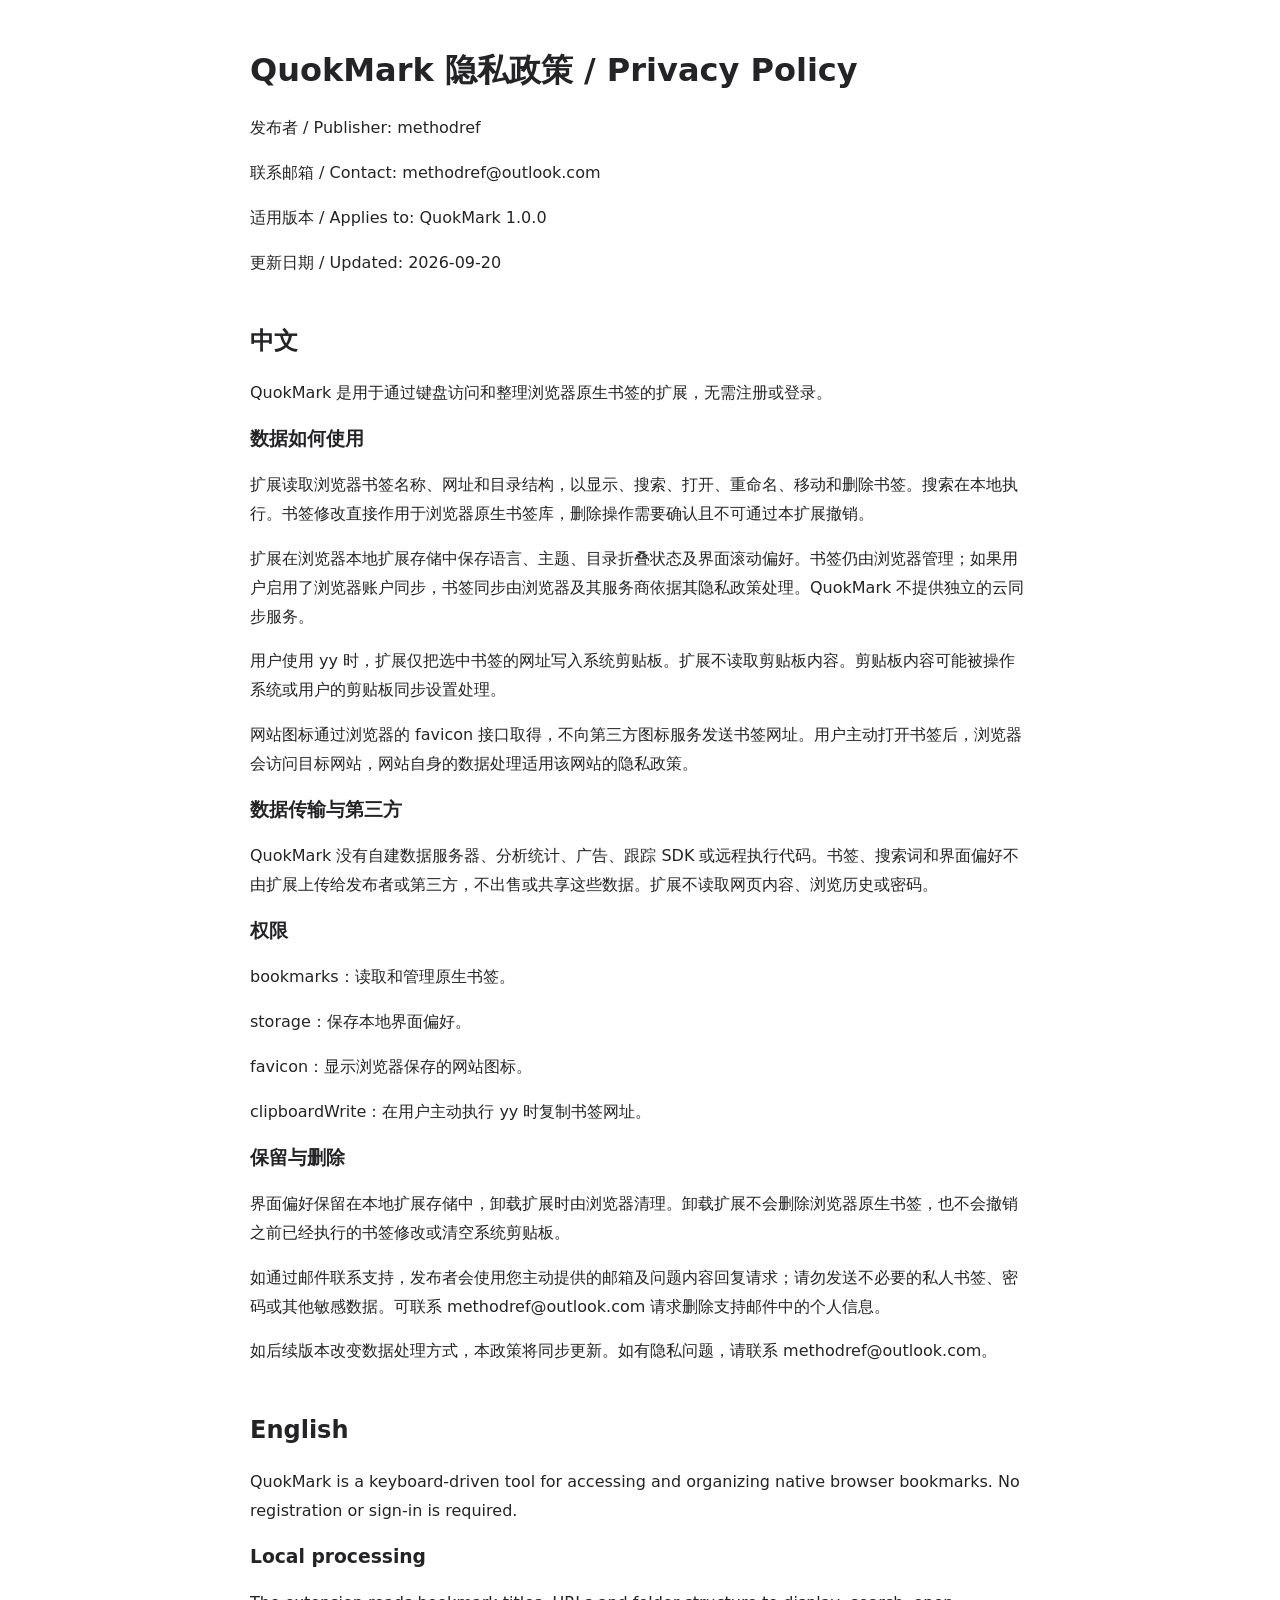
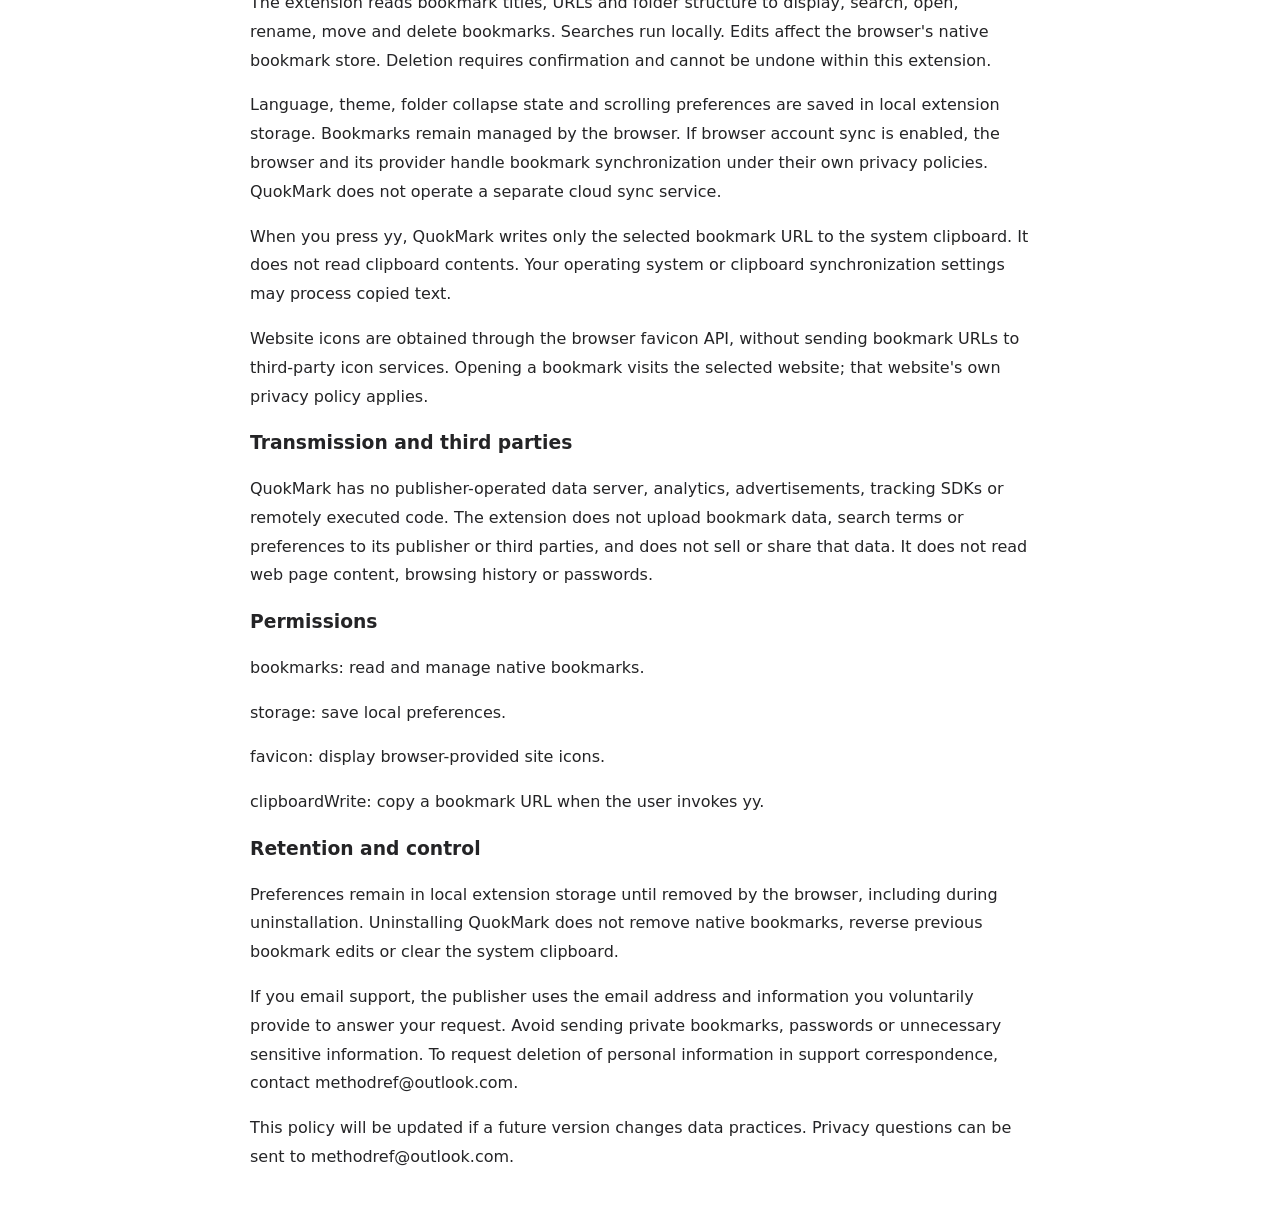
<file: docs/privacy/index.html>
<!doctype html><html lang="zh-CN"><meta charset="utf-8"><meta name="viewport" content="width=device-width,initial-scale=1"><title>QuokMark Privacy Policy</title><style>body{max-width:780px;margin:48px auto;padding:0 24px;font:16px/1.8 system-ui;color:#242426}h1,h2,h3{line-height:1.4}h2{margin-top:48px}</style><main><h1>QuokMark 隐私政策 / Privacy Policy</h1><p>发布者 / Publisher: methodref</p><p>联系邮箱 / Contact: methodref@outlook.com</p><p>适用版本 / Applies to: QuokMark 1.0.0</p><p>更新日期 / Updated: 2026-09-20</p><h2>中文</h2><p>QuokMark 是用于通过键盘访问和整理浏览器原生书签的扩展，无需注册或登录。</p><h3>数据如何使用</h3><p>扩展读取浏览器书签名称、网址和目录结构，以显示、搜索、打开、重命名、移动和删除书签。搜索在本地执行。书签修改直接作用于浏览器原生书签库，删除操作需要确认且不可通过本扩展撤销。</p><p>扩展在浏览器本地扩展存储中保存语言、主题、目录折叠状态及界面滚动偏好。书签仍由浏览器管理；如果用户启用了浏览器账户同步，书签同步由浏览器及其服务商依据其隐私政策处理。QuokMark 不提供独立的云同步服务。</p><p>用户使用 yy 时，扩展仅把选中书签的网址写入系统剪贴板。扩展不读取剪贴板内容。剪贴板内容可能被操作系统或用户的剪贴板同步设置处理。</p><p>网站图标通过浏览器的 favicon 接口取得，不向第三方图标服务发送书签网址。用户主动打开书签后，浏览器会访问目标网站，网站自身的数据处理适用该网站的隐私政策。</p><h3>数据传输与第三方</h3><p>QuokMark 没有自建数据服务器、分析统计、广告、跟踪 SDK 或远程执行代码。书签、搜索词和界面偏好不由扩展上传给发布者或第三方，不出售或共享这些数据。扩展不读取网页内容、浏览历史或密码。</p><h3>权限</h3><p>bookmarks：读取和管理原生书签。</p><p>storage：保存本地界面偏好。</p><p>favicon：显示浏览器保存的网站图标。</p><p>clipboardWrite：在用户主动执行 yy 时复制书签网址。</p><h3>保留与删除</h3><p>界面偏好保留在本地扩展存储中，卸载扩展时由浏览器清理。卸载扩展不会删除浏览器原生书签，也不会撤销之前已经执行的书签修改或清空系统剪贴板。</p><p>如通过邮件联系支持，发布者会使用您主动提供的邮箱及问题内容回复请求；请勿发送不必要的私人书签、密码或其他敏感数据。可联系 methodref@outlook.com 请求删除支持邮件中的个人信息。</p><p>如后续版本改变数据处理方式，本政策将同步更新。如有隐私问题，请联系 methodref@outlook.com。</p><h2>English</h2><p>QuokMark is a keyboard-driven tool for accessing and organizing native browser bookmarks. No registration or sign-in is required.</p><h3>Local processing</h3><p>The extension reads bookmark titles, URLs and folder structure to display, search, open, rename, move and delete bookmarks. Searches run locally. Edits affect the browser&#x27;s native bookmark store. Deletion requires confirmation and cannot be undone within this extension.</p><p>Language, theme, folder collapse state and scrolling preferences are saved in local extension storage. Bookmarks remain managed by the browser. If browser account sync is enabled, the browser and its provider handle bookmark synchronization under their own privacy policies. QuokMark does not operate a separate cloud sync service.</p><p>When you press yy, QuokMark writes only the selected bookmark URL to the system clipboard. It does not read clipboard contents. Your operating system or clipboard synchronization settings may process copied text.</p><p>Website icons are obtained through the browser favicon API, without sending bookmark URLs to third-party icon services. Opening a bookmark visits the selected website; that website&#x27;s own privacy policy applies.</p><h3>Transmission and third parties</h3><p>QuokMark has no publisher-operated data server, analytics, advertisements, tracking SDKs or remotely executed code. The extension does not upload bookmark data, search terms or preferences to its publisher or third parties, and does not sell or share that data. It does not read web page content, browsing history or passwords.</p><h3>Permissions</h3><p>bookmarks: read and manage native bookmarks.</p><p>storage: save local preferences.</p><p>favicon: display browser-provided site icons.</p><p>clipboardWrite: copy a bookmark URL when the user invokes yy.</p><h3>Retention and control</h3><p>Preferences remain in local extension storage until removed by the browser, including during uninstallation. Uninstalling QuokMark does not remove native bookmarks, reverse previous bookmark edits or clear the system clipboard.</p><p>If you email support, the publisher uses the email address and information you voluntarily provide to answer your request. Avoid sending private bookmarks, passwords or unnecessary sensitive information. To request deletion of personal information in support correspondence, contact methodref@outlook.com.</p><p>This policy will be updated if a future version changes data practices. Privacy questions can be sent to methodref@outlook.com.</p></main></html>
</file>
